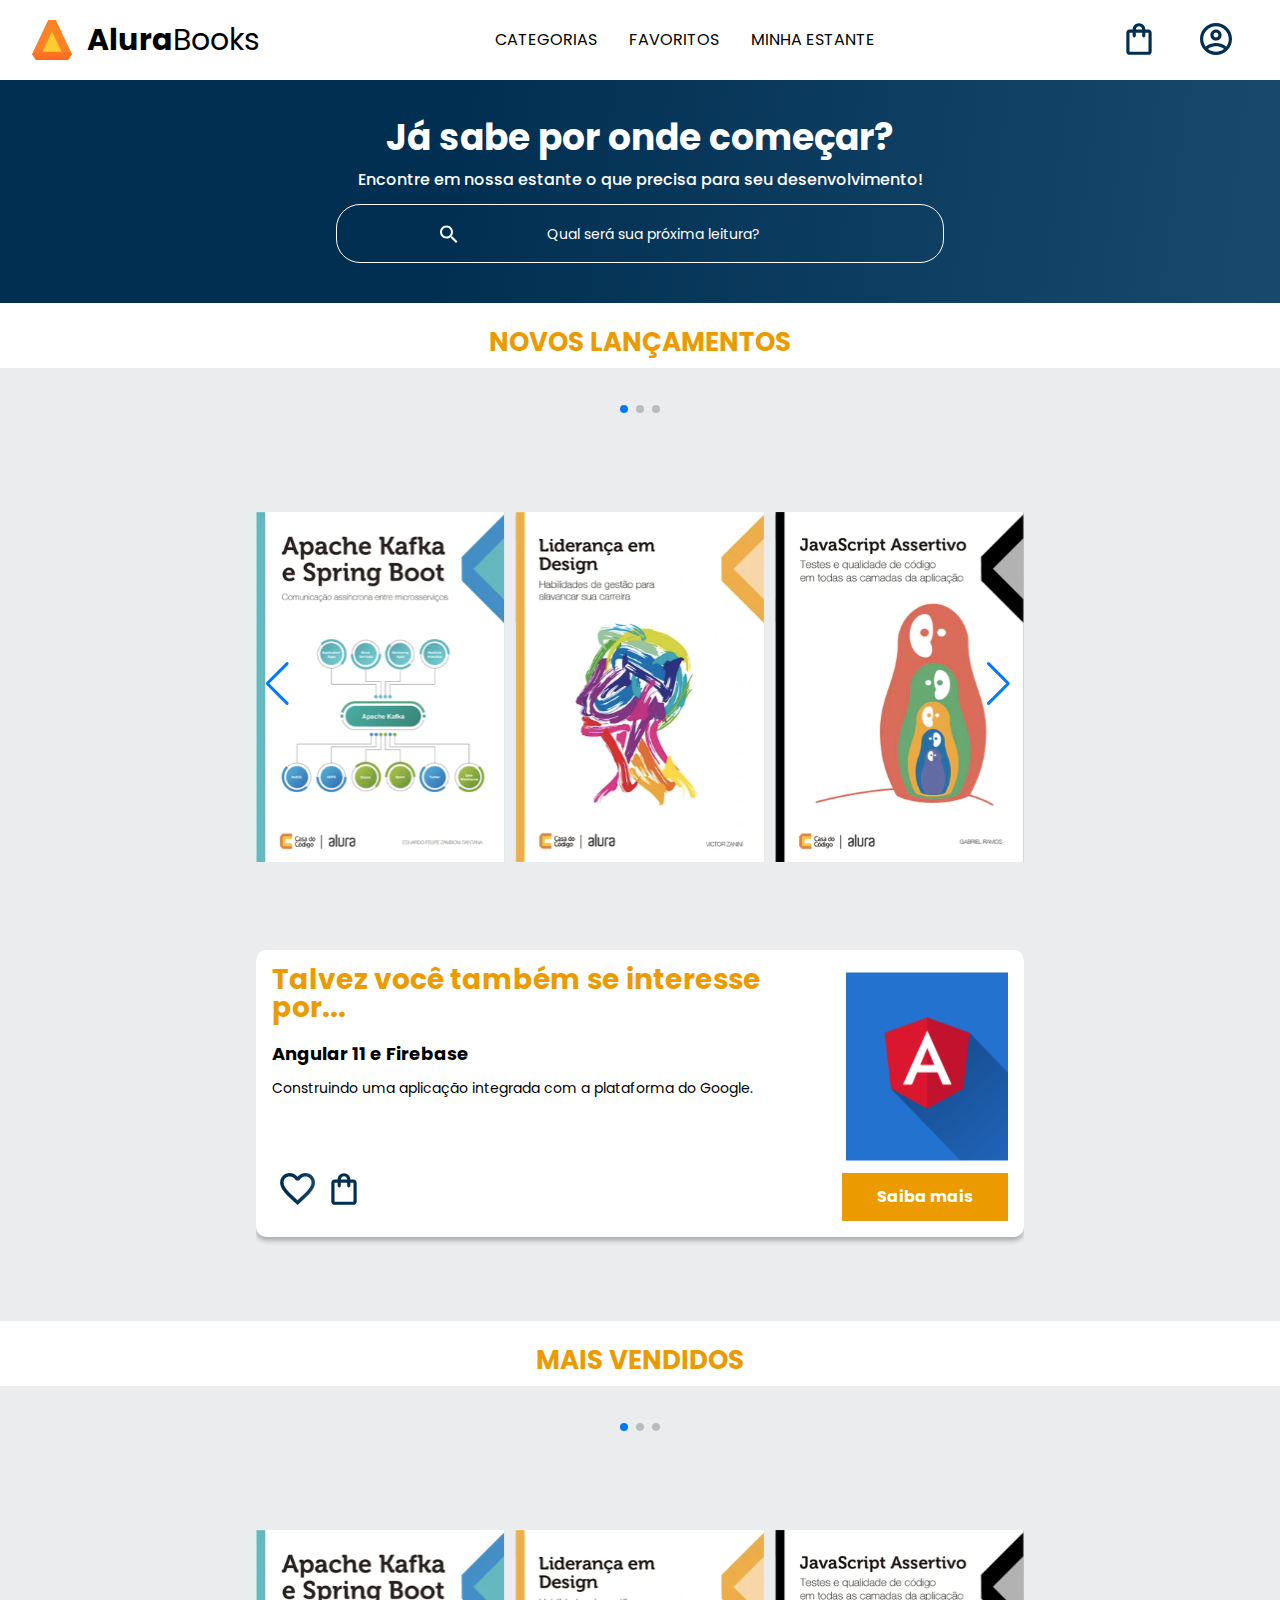
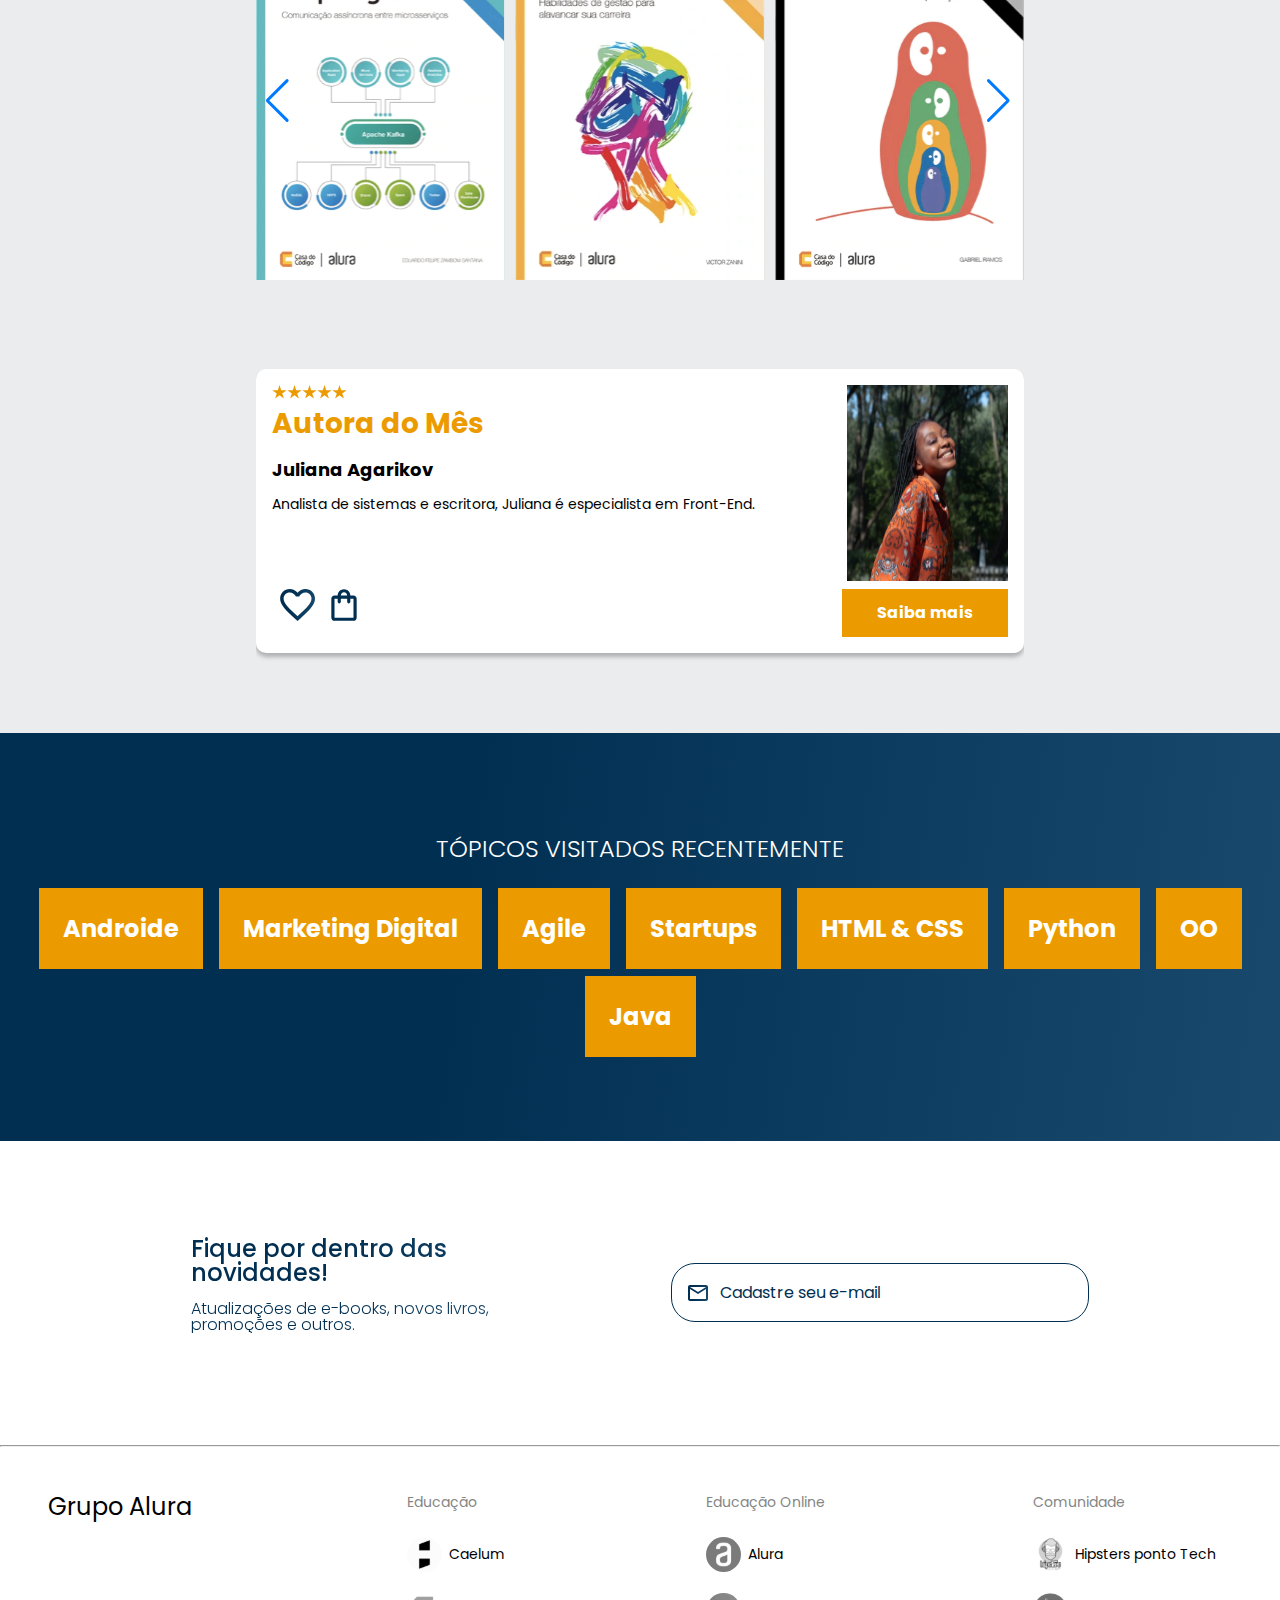
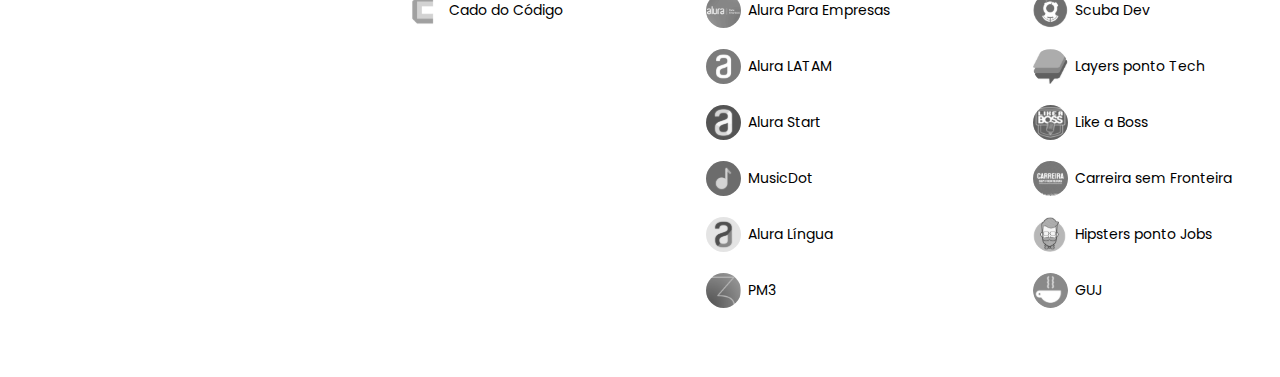
<file: index.html>
<!DOCTYPE html>
<html lang="pt-br">
<head>
    <meta charset="UTF-8">
    <meta name="viewport" content="width=device-width, initial-scale=1.0">
    <title>AluraBook</title>
    <link rel="stylesheet" href="css/reset.css">
    <link rel="preconnect" href="https://fonts.googleapis.com">
    <link rel="preconnect" href="https://fonts.gstatic.com" crossorigin>
    <link href="https://fonts.googleapis.com/css2?family=Krona+One&family=Poppins:wght@300;400;500;700&display=swap" rel="stylesheet">
    <link href="https://fonts.googleapis.com/css2?family=Josefin+Sans:wght@400;700&family=Krona+One&family=Poppins:wght@300;400;500;700&display=swap" rel="stylesheet">
    <link rel="stylesheet" href="https://cdn.jsdelivr.net/npm/swiper@9/swiper-bundle.min.css"/>
    <link rel="stylesheet" href="css/styles.css">
    
    
</head>
<body>
    <header class="cabecalho">
        <div class="container">
            <input type="checkbox" id="menu" class="container__botao">
            <label for="menu" class="container__rotulo">            
                <span class="cabecalho__menu-hamburguer container__imagem"></span>
            </label>
            <ul class="lista-menu">
                <li class="lista-menu__titulo">Categorias</li>
                <li class="lista-menu__item">
                    <a href="#" class="lista-menu__link">Programação</a>
                </li>
                <li class="lista-menu__item">
                    <a href="#" class="lista-menu__link">Front-End</a>
                </li>
                <li class="lista-menu__item">
                    <a href="#" class="lista-menu__link">Infraestrutura</a>
                </li>
                <li class="lista-menu__item">
                    <a href="#" class="lista-menu__link">Business</a>
                </li>
                <li class="lista-menu__item">
                    <a href="#" class="lista-menu__link">Design & UX</a>
                </li>
            </ul>
            <img src="img/Logo.svg" alt="Logo da AluraBooks">
            <h1 class="container__titulo"><b class="container__titulo--negrito">Alura</b>Books</h1>        
        </div>
        <ul class="opcoes">
            <input type="checkbox" id="opcao__menu" class="opcao__botao" >
            <label for="opcao__menu" class="opcoes__rotulo">
                <li class="opcoes__item">Categorias</li>
            </label>

            <ul class="lista-menu">                
                <li class="lista-menu__item">
                    <a href="#" class="lista-menu__link">Programação</a>
                </li>
                <li class="lista-menu__item">
                    <a href="#" class="lista-menu__link">Front-End</a>
                </li>
                <li class="lista-menu__item">
                    <a href="#" class="lista-menu__link">Infraestrutura</a>
                </li>
                <li class="lista-menu__item">
                    <a href="#" class="lista-menu__link">Business</a>
                </li>
                <li class="lista-menu__item">
                    <a href="#" class="lista-menu__link">Design & UX</a>
                </li>
            </ul>
            <li class="opcoes__item"> <a href="#" class="opcao__link" ></a>Favoritos </li>
            <li class="opcoes__item"> <a href="#" class="opcao__link" ></a>Minha estante </li>
        </ul>
        <div class="container">
            <a href="#">
                <img src="img/icons/Favoritos.svg" alt="Meus Favoritos" class="container__imagem container__favorito-off">                
            </a>
            <a href="#" class="container__link">
                <img src="img/icons/Compras.svg" alt="Carrinho de Compras" class="container__imagem container__iconeCompras">
                <p class="container__texto">Minha Sacola</p>
            </a>
            <a href="#" class="container__link">
                <img src="img/icons/Usuario.svg" alt="Meu Perfil"  class="container__imagem">
                <p class="container__texto">Meu Perfil</p>
            </a>
        </div>
    </header>
    <section class="banner">
        <h2 class="banner__titulo">Já sabe por onde começar?</h2>
        <p class="banner__texto">Encontre em nossa estante o que precisa para seu desenvolvimento!</p>
        <input type="search" class="banner__pesquisa" placeholder="Qual será sua próxima leitura?">
    </section>
    <section class="carrossel">
        <h2 class= "carrossel__titulo">Novos lançamentos</h2>
        <!-- Slider main container -->
        <div class="carrossel__container">
            <div class="swiper"> 
                      
              <!-- If we need pagination -->
              <div class="swiper-pagination"></div>

              <div class="swiper-wrapper">
                <!-- Slides -->
                <div class="swiper-slide"><img src="img/ApacheKafka.svg" alt="Livro sobre apache kafka e apring boot da alura books"> </div>
                <div class="swiper-slide"><img src="img/Liderança.svg" alt="Livro sobre liderança em design da alura books"></div>
                <div class="swiper-slide"><img src="img/Javascript.svg" alt="Livro sobre javascript assertivo da alura books"></div>
                <div class="swiper-slide"><img src="img/Portugol.svg" alt="Livro sobre portugol da alura books"></div>
                <div class="swiper-slide"><img src="img/Acessibilidade.svg" alt="Livro sobre acessibilidade da alura books"></div>
              </div>
              <!-- If we need navigation buttons -->
              <div class="swiper-button-prev"></div>
              <div class="swiper-button-next"></div>

              <div class="card">
                <div class="card__descricao">
                    <div class = "descricao">
                        <h3 class="descricao__titulo">Talvez você também se interesse por...</h3>
                        <h2 class="descricao__titulo-livro" >Angular 11 e Firebase</h2>
                        <p class="descricao__texto">Construindo uma aplicação integrada com a plataforma do Google.</p>
                    </div>
                    <img src="img/Angular.svg" class="descricao__imagem" alt="logo card">
                </div>            
                <div class="card__botoes">
                    <ul class="botoes">
                        <li class="botoes__item"><img src="img/icons/Favoritos.svg" alt="favoritar livro"></li>
                        <li class="botoes__item"><img src="img/icons/Compras.svg" alt="adicionar no carrinho de compras" ></ing> </li>
                    </ul>
                    <a href="#" class="botoes__ancora">Saiba mais</a>
                </div>
              </div>
            </div>
        </div>
    </section>
    <section class="destaque">
        <h2 class= "carrossel__titulo titulo-vendas">Mais vendidos</h2>
        <div class="carrossel__container">
            <!-- Slider main container -->
            <div class="swiper">
                <!-- Additional required wrapper -->
            
                <!-- If we need pagination -->
                <div class="swiper-pagination"></div>
            
                <div class="swiper-wrapper">
                  <!-- Slides -->
                  <div class="swiper-slide"><img src="img/ApacheKafka.svg" alt="Livro sobre apache kafka e apring boot da alura books"> </div>
                  <div class="swiper-slide"><img src="img/Liderança.svg" alt="Livro sobre liderança em design da alura books"></div>
                  <div class="swiper-slide"><img src="img/Javascript.svg" alt="Livro sobre javascript assertivo da alura books"></div>
                  <div class="swiper-slide"><img src="img/Portugol.svg" alt="Livro sobre portugol da alura books"></div>
                  <div class="swiper-slide"><img src="img/Acessibilidade.svg" alt="Livro sobre acessibilidade da alura books"></div>
                </div>

                <!-- If we need navigation buttons -->
                <div class="swiper-button-prev"></div>
                <div class="swiper-button-next"></div>

                <div class="card">                
                    <div class="card__descricao">
                        <div class = "descricao">
                            <ul class="destaque__star">
                                <li class="star__item"><img src="img/icons/Star 5.svg"> </li>
                                <li class="star__item"><img src="img/icons/Star 5.svg"> </li>
                                <li class="star__item"><img src="img/icons/Star 5.svg"> </li>
                                <li class="star__item"><img src="img/icons/Star 5.svg"> </li>
                                <li class="star__item"><img src="img/icons/Star 5.svg"> </li>
                            </ul>
                            <h3 class="descricao__titulo">Autora do Mês</h3>
                            <h2 class="descricao__titulo-livro" >Juliana Agarikov</h2>
                            <p class="descricao__texto">Analista de sistemas e escritora, Juliana é especialista em Front-End. </p>
                        </div>

                        <img src="img/Perfil-escritora 1.png" class="descricao__imagem" alt="Foto da autora Juliana Agarikov, mulher negra, cabelo cumprido com trança, está com um sorriso largo e sua postura está meio de lado bem descontraida em um fundo com árvores">
                    </div>            
                    <div class="card__botoes">
                        <ul class="botoes">
                            <li class="botoes__item"><img src="img/icons/Favoritos.svg" alt="favoritar livro"></li>
                            <li class="botoes__item"><img src="img/icons/Compras.svg" alt="adicionar no carrinho de compras" ></ing> </li>
                        </ul>
                        <a href="#" class="botoes__ancora">Saiba mais</a>
                    </div>
                </div>
            </div>
        </div>
            
    </section>
    <section class="topicos">
        <h2 class="topicos__titulos">TÓPICOS VISITADOS RECENTEMENTE</h2>
        <ul class="topicos__lista">
            <li class="topicos__lista-item"><a href="#" class="topicos__link">Androide</a></li>
            <li class="topicos__lista-item"><a href="#" class="topicos__link">Marketing Digital</a></li>
            <li class="topicos__lista-item"><a href="#" class="topicos__link">Agile</a></li>
            <li class="topicos__lista-item"><a href="#" class="topicos__link">Startups</a></li>
            <li class="topicos__lista-item"><a href="#" class="topicos__link">HTML & CSS</a></li>
            <li class="topicos__lista-item"><a href="#" class="topicos__link">Python</a></li>
            <li class="topicos__lista-item"><a href="#" class="topicos__link">OO</a></li>
            <li class="topicos__lista-item"><a href="#" class="topicos__link">Java</a></li>
        </ul>
    </section>
    <section class="contato">
        <div class="contato__descricao">
            <h2 class="contato__titulo">Fique por dentro das novidades!</h2>
            <p class="contato__texto">Atualizações de e-books, novos livros, promoções e outros.</p>
        </div>
        <input type="email" placeholder="Cadastre seu e-mail" class="contato__email">
    </section>
    <hr/>
    <footer class="rodape">
        <h2 class="rodape__titulo">Grupo Alura</h2>
        <ul class="lista-rodape">
            <li class="lista-rodape__Titulo">Educação</li>
            <li class="lista-rodape__item">
                <img src="img/icons/Caelum.svg" alt="Logo Caelum">
                <a href="#" class="lista-rodape__link"> Caelum </a>
            </li>
            <li class="lista-rodape__item">
                <img src="img/icons/CasaDoCodigo.svg" alt="Logo casa do código">
                <a href="#" class="lista-rodape__link"> Cado do Código </a>
            </li>
        </ul>

        <ul class="lista-rodape">
            <li class="lista-rodape__Titulo">Educação Online</li>
            <li class="lista-rodape__item">
                <img src="img/icons/Alura.svg" alt="Logo da Alura">
                <a href="#" class="lista-rodape__link">Alura</a></li>
            <li class="lista-rodape__item"><img src="img/icons/AluraEmpresas.svg" alt="logo Alura Empresas ">
                <a href="#" class="lista-rodape__link"> Alura Para Empresas </a></li>
            <li class="lista-rodape__item"><img src="img/icons/AluraLATAM.svg" alt="logo da Alura Latam">
                <a href="#" class="lista-rodape__link"> Alura LATAM </a></li>
            <li class="lista-rodape__item"><img src="img/icons/AluraStart.svg" alt="logo da Alura Start ">
                <a href="#" class="lista-rodape__link"> Alura Start </a></li>
            <li class="lista-rodape__item"><img src="img/icons/MusicDot.svg" alt="logo da Alura MusicDot ">
                <a href="#" class="lista-rodape__link"> MusicDot </a></li>
            <li class="lista-rodape__item"><img src="img/icons/AluraLingua.svg" alt="logo da Alura Lingua ">
                <a href="#" class="lista-rodape__link"> Alura Língua </a></li>
            <li class="lista-rodape__item"><img src="img/icons/PM3.svg" alt="logo da PM3 ">
                <a href="#" class="lista-rodape__link"> PM3 </a></li>
        </ul>

        <ul class="lista-rodape">
            <li class="lista-rodape__Titulo">Comunidade</li>
            <li class="lista-rodape__item">
                <img src="img/icons/HipstersTech.svg" alt="Logo da Alura Hipsters ponto Tech ">
                <a href="#" class="lista-rodape__link"> Hipsters ponto Tech </a></li>
            <li class="lista-rodape__item"><img src="img/icons/ScubaDev.svg" alt="logo Alura Scuba Dev ">
                <a href="#" class="lista-rodape__link"> Scuba Dev </a></li>
            <li class="lista-rodape__item"><img src="img/icons/LayersTech.svg" alt="logo da Alura Layers ponto Tech">
                <a href="#" class="lista-rodape__link"> Layers ponto Tech </a></li>
            <li class="lista-rodape__item"><img src="img/icons/LikeABoss.svg" alt="logo da Alura Like a Boss ">
                <a href="#" class="lista-rodape__link"> Like a Boss </a></li>
            <li class="lista-rodape__item"><img src="img/icons/CarreiraSemFronteira.svg" alt="logo da Alura Carreira sem Fronteira ">
                <a href="#" class="lista-rodape__link"> Carreira sem Fronteira </a></li>
            <li class="lista-rodape__item"><img src="img/icons/HipstersJobs.svg" alt="logo da Alura Hipsters ponto Jobs ">
                <a href="#" class="lista-rodape__link"> Hipsters ponto Jobs </a></li>
            <li class="lista-rodape__item"><img src="img/icons/GUJ.svg" alt="logo da GUJ ">
                <a href="#" class="lista-rodape__link"> GUJ </a></li>
        </ul>
    </footer>


    <script src="https://cdn.jsdelivr.net/npm/swiper@9/swiper-bundle.min.js"></script>
    <script>
        const swiper = new Swiper('.swiper', {          
          spaceBetween: 10,
          slidesPerView: 3,
          pagination: {
            el: '.swiper-pagination',
            type: 'bullets',            
  
        }});


    </script>
</body>
</html>
</file>
<file: css/styles.css>
@import url("../css/header.css");
@import url("../css/banner.css");
@import url("../css/carrossel.css");
@import url("../css/topicos.css");
@import url("../css/contato.css");
@import url("../css/rodape.css");


:root{
    --cor-de-fundo: #EBECEE;
    --branco: #FFFFFF;
    --laranja: #EB9B00;
    --laranja-escuro: #aa832f;
    --azul-escuro: #002F52;
    --azul-claro: #0ee2f1;
    --preto: #000000;
    --cinza-escruro: #474646;
    --cinza: #858585;
    --azul-degrade: linear-gradient(97.54deg, #002F52 35.49%, #326589 165.37%);
    --fonte-principal: "Poppins";
    --fonte--logo: 'Josefin Sans'
}

body{
    background-color: var(--cor-de-fundo);
    font-family: var(--fonte-principal);
    font-size: 16px;
    font-weight: 400;
    color: var(--preto);
}
</file>
